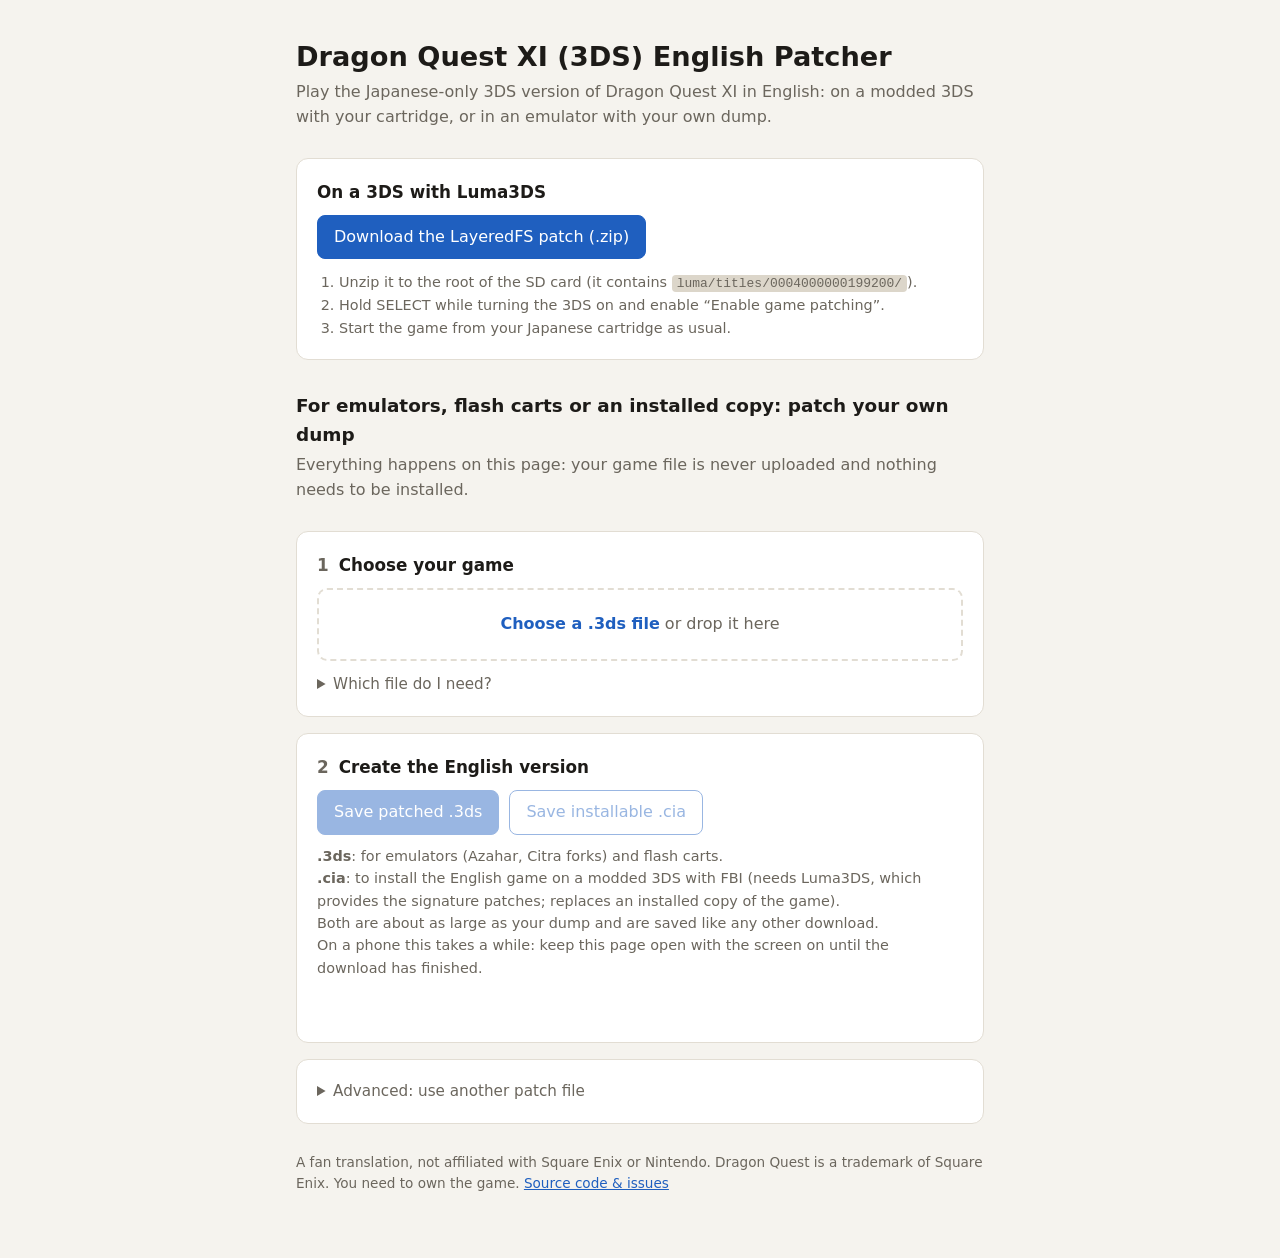
<file: docs/index.html>
<!doctype html>
<html lang="en">
<head>
<meta charset="utf-8">
<meta name="viewport" content="width=device-width, initial-scale=1">
<title>DQ XI 3DS English Patcher</title>
<meta name="description" content="Patch your own Dragon Quest XI (3DS) cartridge dump to English, entirely in your browser.">
<link rel="icon" type="image/png" href="favicon.png">
<style>
  :root {
    --bg: #f5f3ee; --card: #ffffff; --text: #1d1b18; --muted: #6b665d; --line: #e2ddd3;
    --accent: #1f5fbf; --accent-text: #ffffff; --ok: #1d7a45; --err: #b3261e; --bar: #dcd6ca;
  }
  @media (prefers-color-scheme: dark) {
    :root:not([data-theme="light"]) {
      --bg: #15171a; --card: #1e2126; --text: #e9e6e0; --muted: #a09a90; --line: #30343b;
      --accent: #6aa1ff; --accent-text: #0d1420; --ok: #5cc98a; --err: #ff8a80; --bar: #30343b;
    }
  }
  :root[data-theme="dark"] {
    --bg: #15171a; --card: #1e2126; --text: #e9e6e0; --muted: #a09a90; --line: #30343b;
    --accent: #6aa1ff; --accent-text: #0d1420; --ok: #5cc98a; --err: #ff8a80; --bar: #30343b;
  }
  * { box-sizing: border-box; }
  body { margin: 0; background: var(--bg); color: var(--text);
         font: 16px/1.55 system-ui, -apple-system, "Segoe UI", Roboto, sans-serif; }
  main { max-width: 720px; margin: 0 auto; padding: 40px 16px 64px; }
  h1 { font-size: 1.7rem; line-height: 1.25; margin: 0 0 6px; }
  .lede { color: var(--muted); margin: 0 0 28px; }
  .card { background: var(--card); border: 1px solid var(--line); border-radius: 12px; padding: 20px; margin-bottom: 16px; }
  .card h2 { font-size: 1.05rem; margin: 0 0 10px; display: flex; gap: 10px; align-items: baseline; }
  .step { color: var(--muted); font-variant-numeric: tabular-nums; }
  .drop { display: block; border: 2px dashed var(--line); border-radius: 10px; padding: 22px; text-align: center;
          cursor: pointer; color: var(--muted); transition: border-color .15s; }
  .drop:hover, .drop.over { border-color: var(--accent); color: var(--text); }
  .drop input { display: none; }
  .drop strong { color: var(--accent); }
  .info { margin-top: 12px; font-size: .95rem; overflow-wrap: anywhere; }
  .ok { color: var(--ok); } .err { color: var(--err); }
  .buttons { display: flex; flex-wrap: wrap; gap: 10px; }
  h2.section { font-size: 1.15rem; margin: 32px 0 4px; }
  ol.hint { margin: 12px 0 0; }
  a.button { display: inline-block; text-decoration: none; }
  button, a.button { font: inherit; border: 1px solid var(--accent); background: var(--accent); color: var(--accent-text);
           padding: 9px 16px; border-radius: 8px; cursor: pointer; }
  a.button:hover { filter: brightness(1.08); }
  button.secondary { background: transparent; color: var(--accent); }
  button:disabled { opacity: .45; cursor: default; }
  .hint { color: var(--muted); font-size: .9rem; margin: 10px 0 0; }
  progress { width: 100%; height: 10px; margin-top: 14px; accent-color: var(--accent); }
  #download { margin-top: 12px; }
  #status { margin-top: 8px; font-size: .95rem; min-height: 1.5em; overflow-wrap: anywhere; }
  details { margin-top: 10px; font-size: .95rem; }
  summary { cursor: pointer; color: var(--muted); }
  ol, ul { padding-left: 22px; margin: 8px 0; }
  code { font-size: .9em; background: var(--bar); padding: 1px 5px; border-radius: 4px; }
  a { color: var(--accent); }
  footer { color: var(--muted); font-size: .85rem; margin-top: 28px; }
</style>
</head>
<body>
<main>
  <h1>Dragon Quest XI (3DS) English Patcher</h1>
  <p class="lede">Play the Japanese-only 3DS version of Dragon Quest XI in English: on a modded 3DS with your
    cartridge, or in an emulator with your own dump.</p>

  <section class="card">
    <h2>On a 3DS with Luma3DS</h2>
    <div class="buttons"><a class="button" id="lfs-link" href="patch/DQXI_EN_layeredfs.zip" download>Download the LayeredFS patch (.zip)</a></div>
    <ol class="hint">
      <li>Unzip it to the root of the SD card (it contains <code>luma/titles/0004000000199200/</code>).</li>
      <li>Hold SELECT while turning the 3DS on and enable “Enable game patching”.</li>
      <li>Start the game from your Japanese cartridge as usual.</li>
    </ol>
  </section>

  <h2 class="section">For emulators, flash carts or an installed copy: patch your own dump</h2>
  <p class="lede">Everything happens on this page: your game file is never uploaded and nothing needs to be installed.</p>

  <section class="card">
    <h2><span class="step">1</span> Choose your game</h2>
    <label class="drop" id="drop">
      <input type="file" id="rom" accept=".3ds,.cci">
      <span><strong>Choose a .3ds file</strong> or drop it here</span>
    </label>
    <div class="info" id="rom-info"></div>
    <details>
      <summary>Which file do I need?</summary>
      <ul>
        <li>A <b>decrypted</b> dump of the Japanese cartridge <i>ドラゴンクエストXI 過ぎ去りし時を求めて</i>
          (title ID <code>0004000000199200</code>), e.g. made with GodMode9.</li>
        <li>Trimmed or untrimmed dumps both work; encrypted dumps and .cia files do not.</li>
        <li>Only the original, unmodified game is accepted; the page checks it before patching.</li>
      </ul>
    </details>
  </section>

  <section class="card">
    <h2><span class="step">2</span> Create the English version</h2>
    <div class="buttons">
      <button id="make-3ds" disabled>Save patched .3ds</button>
      <button id="make-cia" class="secondary" disabled>Save installable .cia</button>
    </div>
    <p class="hint"><b>.3ds</b>: for emulators (Azahar, Citra forks) and flash carts.<br>
      <b>.cia</b>: to install the English game on a modded 3DS with FBI (needs Luma3DS, which provides
      the signature patches; replaces an installed copy of the game).<br>
      Both are about as large as your dump and are saved like any other download.<br>
      On a phone this takes a while: keep this page open with the screen on until the download has finished.</p>
    <progress id="bar" max="1" value="0" hidden></progress>
    <div id="status"></div>
    <div id="download" class="buttons" hidden></div>
  </section>

  <details class="card">
    <summary>Advanced: use another patch file</summary>
    <p class="hint">The page loads the current patch from this site. To try a different build, pick a
      <code>.dq11patch</code> file made by the translation tool.</p>
    <input type="file" id="patch-file" accept=".dq11patch">
    <div class="info" id="patch-info"></div>
  </details>

  <footer>A fan translation, not affiliated with Square Enix or Nintendo. Dragon Quest is a trademark of Square Enix.
    You need to own the game. <a href="https://github.com/radiant-rodent/dq-xi-3ds-translation-tool">Source code &amp; issues</a></footer>
</main>
<script type="module" src="app.js"></script>
</body>
</html>
</file>
